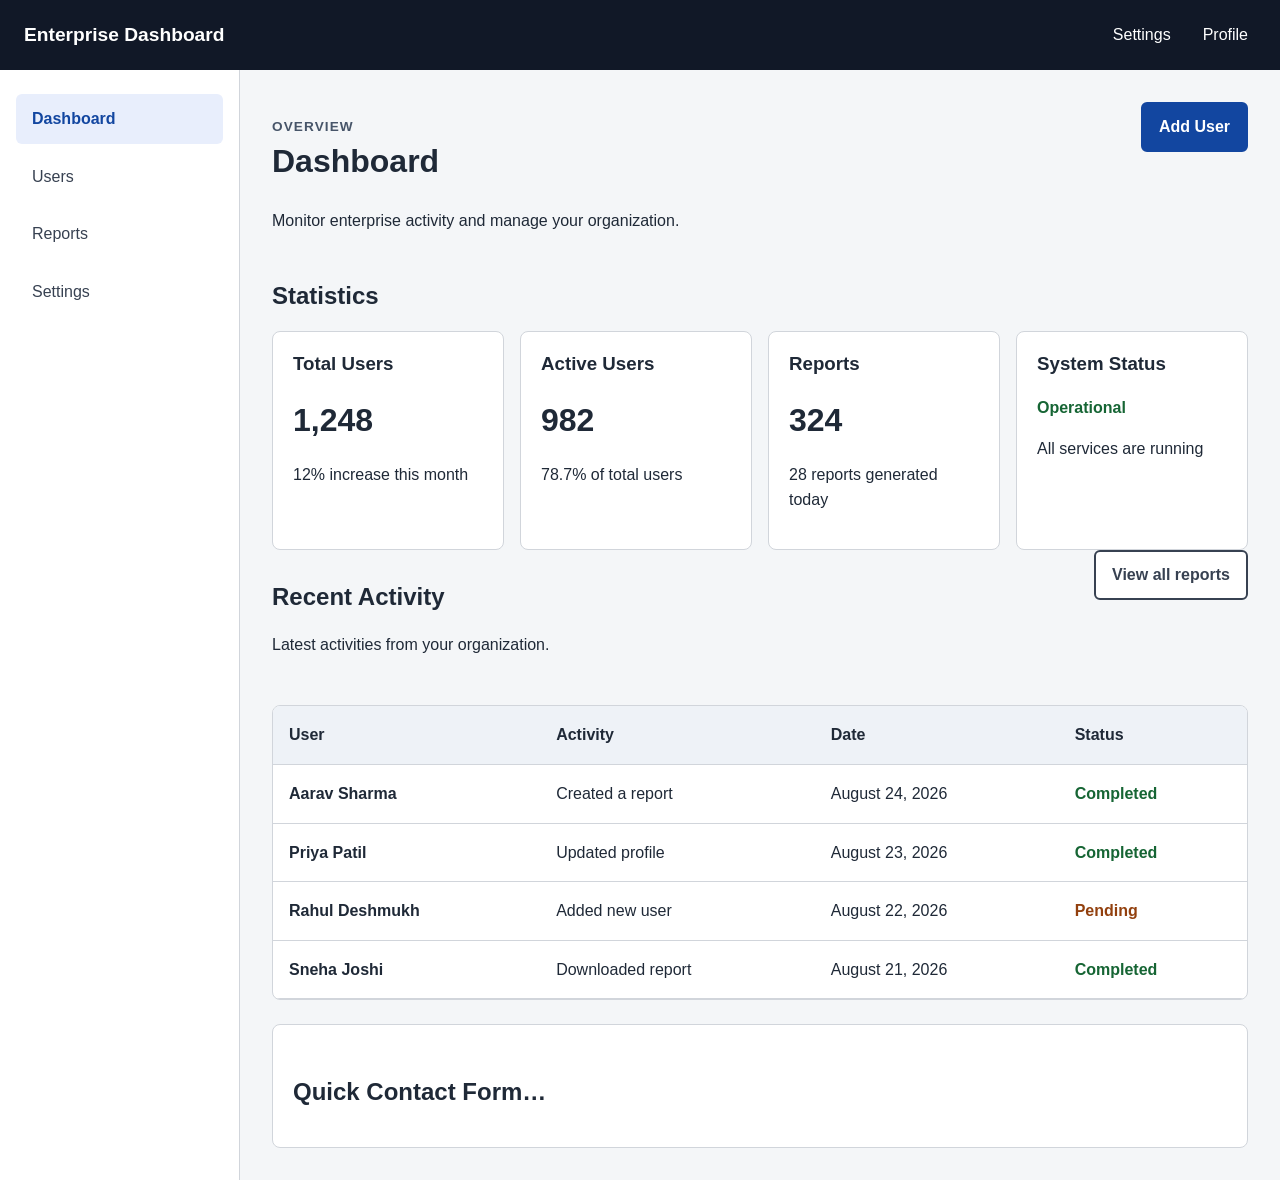
<file: index.html>
<!DOCTYPE html>
<html lang="en">
<head>
    <meta charset="UTF-8">
    <meta name="viewport" content="width=device-width, initial-scale=1.0">
    <meta name="description" content="Accessible enterprise dashboard">
    <title>Enterprise Dashboard</title>
    <link rel="stylesheet" href="css/styles.css">
</head>

<body>

<a class="skip-link" href="#main-content">Skip to main content</a>

<header class="site-header">
    <div class="header-left">
        <button
            type="button"
            class="menu-button"
            id="menuButton"
            aria-label="Open navigation menu"
            aria-expanded="false"
            aria-controls="sidebar">
            ☰
        </button>

        <a href="index.html" class="logo" aria-label="Enterprise Dashboard home">
            Enterprise Dashboard
        </a>
    </div>

    <nav aria-label="User navigation">
        <ul class="header-nav">
            <li>
                <a href="pages/settings.html">Settings</a>
            </li>
            <li>
                <button type="button" id="profileButton" aria-label="Open profile menu">
                    Profile
                </button>
            </li>
        </ul>
    </nav>
</header>

<div class="dashboard-layout">

    <aside class="sidebar" id="sidebar" aria-label="Dashboard navigation">

        <nav aria-label="Primary navigation">
            <h2 class="visually-hidden">Primary navigation</h2>

            <ul class="sidebar-menu">
                <li>
                    <a href="index.html" class="active" aria-current="page">
                        Dashboard
                    </a>
                </li>

                <li>
                    <a href="pages/users.html">
                        Users
                    </a>
                </li>

                <li>
                    <a href="pages/reports.html">
                        Reports
                    </a>
                </li>

                <li>
                    <a href="pages/settings.html">
                        Settings
                    </a>
                </li>
            </ul>
        </nav>

    </aside>

    <main id="main-content" class="main-content">

        <section aria-labelledby="dashboard-title">

            <div class="page-heading">
                <div>
                    <p class="eyebrow">Overview</p>
                    <h1 id="dashboard-title">Dashboard</h1>
                    <p>Monitor enterprise activity and manage your organization.</p>
                </div>

                <button type="button" class="primary-button" id="openModalButton">
                    Add User
                </button>
            </div>

        </section>

        <section aria-labelledby="statistics-title">

            <h2 id="statistics-title">Statistics</h2>

            <div class="statistics-grid">

                <article class="stat-card">
                    <h3>Total Users</h3>
                    <p class="stat-number">1,248</p>
                    <p>12% increase this month</p>
                </article>

                <article class="stat-card">
                    <h3>Active Users</h3>
                    <p class="stat-number">982</p>
                    <p>78.7% of total users</p>
                </article>

                <article class="stat-card">
                    <h3>Reports</h3>
                    <p class="stat-number">324</p>
                    <p>28 reports generated today</p>
                </article>

                <article class="stat-card">
                    <h3>System Status</h3>
                    <p class="status-success">Operational</p>
                    <p>All services are running</p>
                </article>

            </div>

        </section>

        <section aria-labelledby="activity-title">

            <div class="section-heading">
                <div>
                    <h2 id="activity-title">Recent Activity</h2>
                    <p>Latest activities from your organization.</p>
                </div>

                <a href="pages/reports.html" class="secondary-button">
                    View all reports
                </a>
            </div>

            <div class="table-container">

                <table>
                    <caption class="visually-hidden">
                        Recent enterprise user activity
                    </caption>

                    <thead>
                        <tr>
                            <th scope="col">User</th>
                            <th scope="col">Activity</th>
                            <th scope="col">Date</th>
                            <th scope="col">Status</th>
                        </tr>
                    </thead>

                    <tbody>
                        <tr>
                            <th scope="row">Aarav Sharma</th>
                            <td>Created a report</td>
                            <td>
                                <time datetime="2026-08-24">August 24, 2026</time>
                            </td>
                            <td>
                                <span class="status-success">Completed</span>
                            </td>
                        </tr>

                        <tr>
                            <th scope="row">Priya Patil</th>
                            <td>Updated profile</td>
                            <td>
                                <time datetime="2026-08-23">August 23, 2026</time>
                            </td>
                            <td>
                                <span class="status-success">Completed</span>
                            </td>
                        </tr>

                        <tr>
                            <th scope="row">Rahul Deshmukh</th>
                            <td>Added new user</td>
                            <td>
                                <time datetime="2026-08-22">August 22, 2026</time>
                            </td>
                            <td>
                                <span class="status-warning">Pending</span>
                            </td>
                        </tr>

                        <tr>
                            <th scope="row">Sneha Joshi</th>
                            <td>Downloaded report</td>
                            <td>
                                <time datetime="2026-08-21">August 21, 2026</time>
                            </td>
                            <td>
                                <span class="status-success">Completed</span>
                            </td>
                        </tr>
                    </tbody>

                </table>

            </div>

        </section>

        <section aria-labelledby="quick-form-title">

            <article class="form-card">

                <h2 id="quick-form-title">Quick Contact Form…
</file>
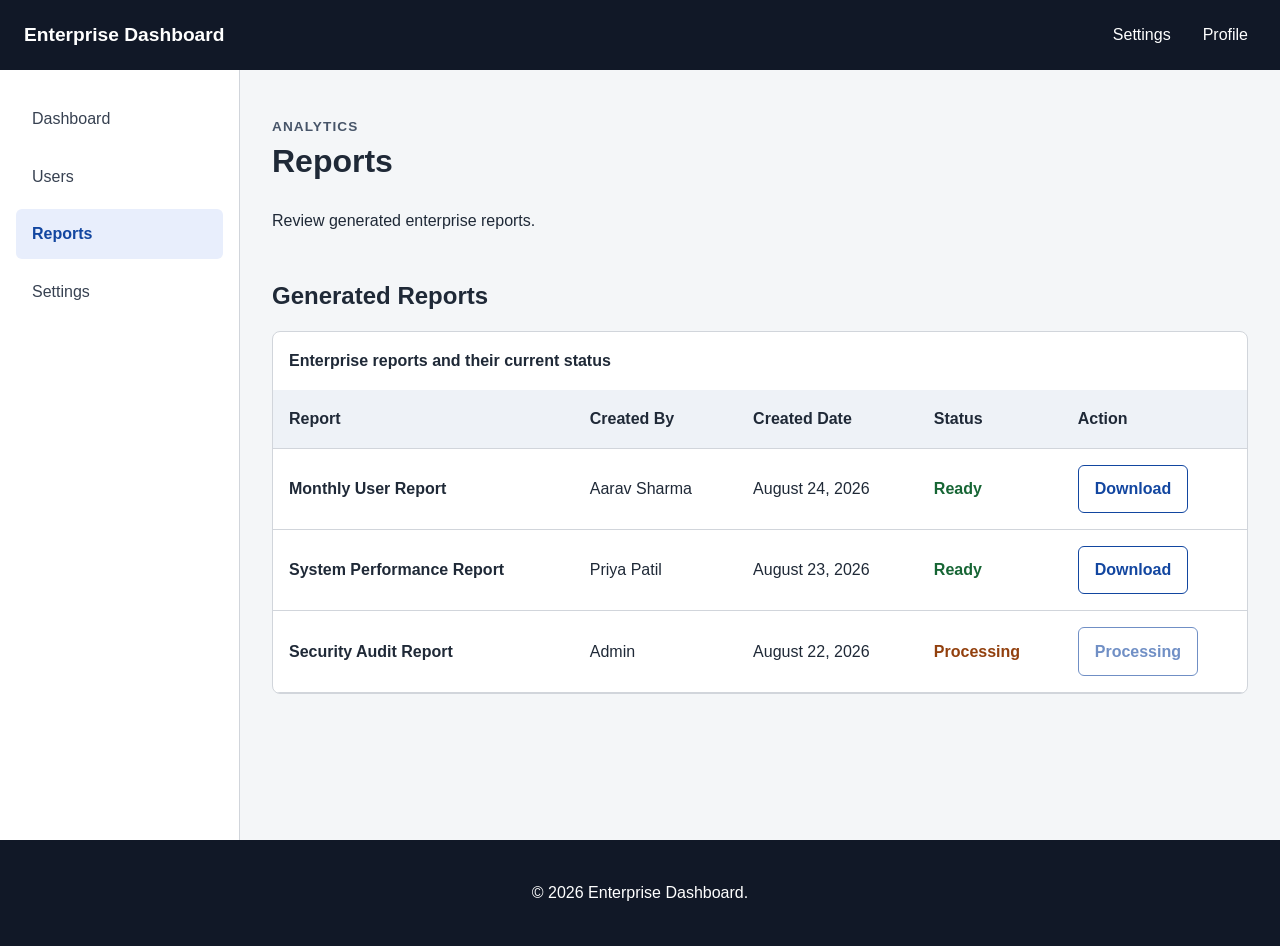
<file: pages/reports.html>
<!DOCTYPE html>
<html lang="en">
<head>
    <meta charset="UTF-8">
    <meta name="viewport" content="width=device-width, initial-scale=1.0">
    <meta name="description" content="Enterprise dashboard reports">
    <title>Reports - Enterprise Dashboard</title>
    <link rel="stylesheet" href="../css/styles.css">
</head>

<body>

<a class="skip-link" href="#main-content">Skip to main content</a>

<header class="site-header">

    <div class="header-left">

        <button
            type="button"
            class="menu-button"
            id="menuButton"
            aria-label="Open navigation menu"
            aria-expanded="false"
            aria-controls="sidebar">
            ☰
        </button>

        <a href="../index.html" class="logo">
            Enterprise Dashboard
        </a>

    </div>

    <nav aria-label="User navigation">

        <ul class="header-nav">

            <li>
                <a href="settings.html">Settings</a>
            </li>

            <li>
                <button type="button" aria-label="Open profile menu">
                    Profile
                </button>
            </li>

        </ul>

    </nav>

</header>

<div class="dashboard-layout">

    <aside class="sidebar" id="sidebar" aria-label="Dashboard navigation">

        <nav aria-label="Primary navigation">

            <h2 class="visually-hidden">Primary navigation</h2>

            <ul class="sidebar-menu">

                <li>
                    <a href="../index.html">Dashboard</a>
                </li>

                <li>
                    <a href="users.html">Users</a>
                </li>

                <li>
                    <a href="reports.html" class="active" aria-current="page">
                        Reports
                    </a>
                </li>

                <li>
                    <a href="settings.html">Settings</a>
                </li>

            </ul>

        </nav>

    </aside>

    <main id="main-content" class="main-content">

        <section aria-labelledby="reports-title">

            <div class="page-heading">

                <div>
                    <p class="eyebrow">Analytics</p>
                    <h1 id="reports-title">Reports</h1>
                    <p>Review generated enterprise reports.</p>
                </div>

            </div>

        </section>

        <section aria-labelledby="reports-table-title">

            <h2 id="reports-table-title">Generated Reports</h2>

            <div class="table-container">

                <table>

                    <caption>
                        Enterprise reports and their current status
                    </caption>

                    <thead>

                        <tr>
                            <th scope="col">Report</th>
                            <th scope="col">Created By</th>
                            <th scope="col">Created Date</th>
                            <th scope="col">Status</th>
                            <th scope="col">Action</th>
                        </tr>

                    </thead>

                    <tbody>

                        <tr>
                            <th scope="row">Monthly User Report</th>
                            <td>Aarav Sharma</td>
                            <td>
                                <time datetime="2026-08-24">
                                    August 24, 2026
                                </time>
                            </td>
                            <td>
                                <span class="status-success">Ready</span>
                            </td>
                            <td>
                                <button
                                    type="button"
                                    class="table-button"
                                    aria-label="Download Monthly User Report">
                                    Download
                                </button>
                            </td>
                        </tr>

                        <tr>
                            <th scope="row">System Performance Report</th>
                            <td>Priya Patil</td>
                            <td>
                                <time datetime="2026-08-23">
                                    August 23, 2026
                                </time>
                            </td>
                            <td>
                                <span class="status-success">Ready</span>
                            </td>
                            <td>
                                <button
                                    type="button"
                                    class="table-button"
                                    aria-label="Download System Performance Report">
                                    Download
                                </button>
                            </td>
                        </tr>

                        <tr>
                            <th scope="row">Security Audit Report</th>
                            <td>Admin</td>
                            <td>
                                <time datetime="2026-08-22">
                                    August 22, 2026
                                </time>
                            </td>
                            <td>
                                <span class="status-warning">Processing</span>
                            </td>
                            <td>
                                <button
                                    type="button"
                                    class="table-button"
                                    disabled
                                    aria-label="Security Audit Report is not ready">
                                    Processing
                                </button>
                            </td>
                        </tr>

                    </tbody>

                </table>

            </div>

        </section>

    </main>

</div>

<footer class="site-footer">
    <p>&copy; 2026 Enterprise Dashboard.</p>
</footer>

<script src="../js/app.js"></script>

</body>
</html>
</file>
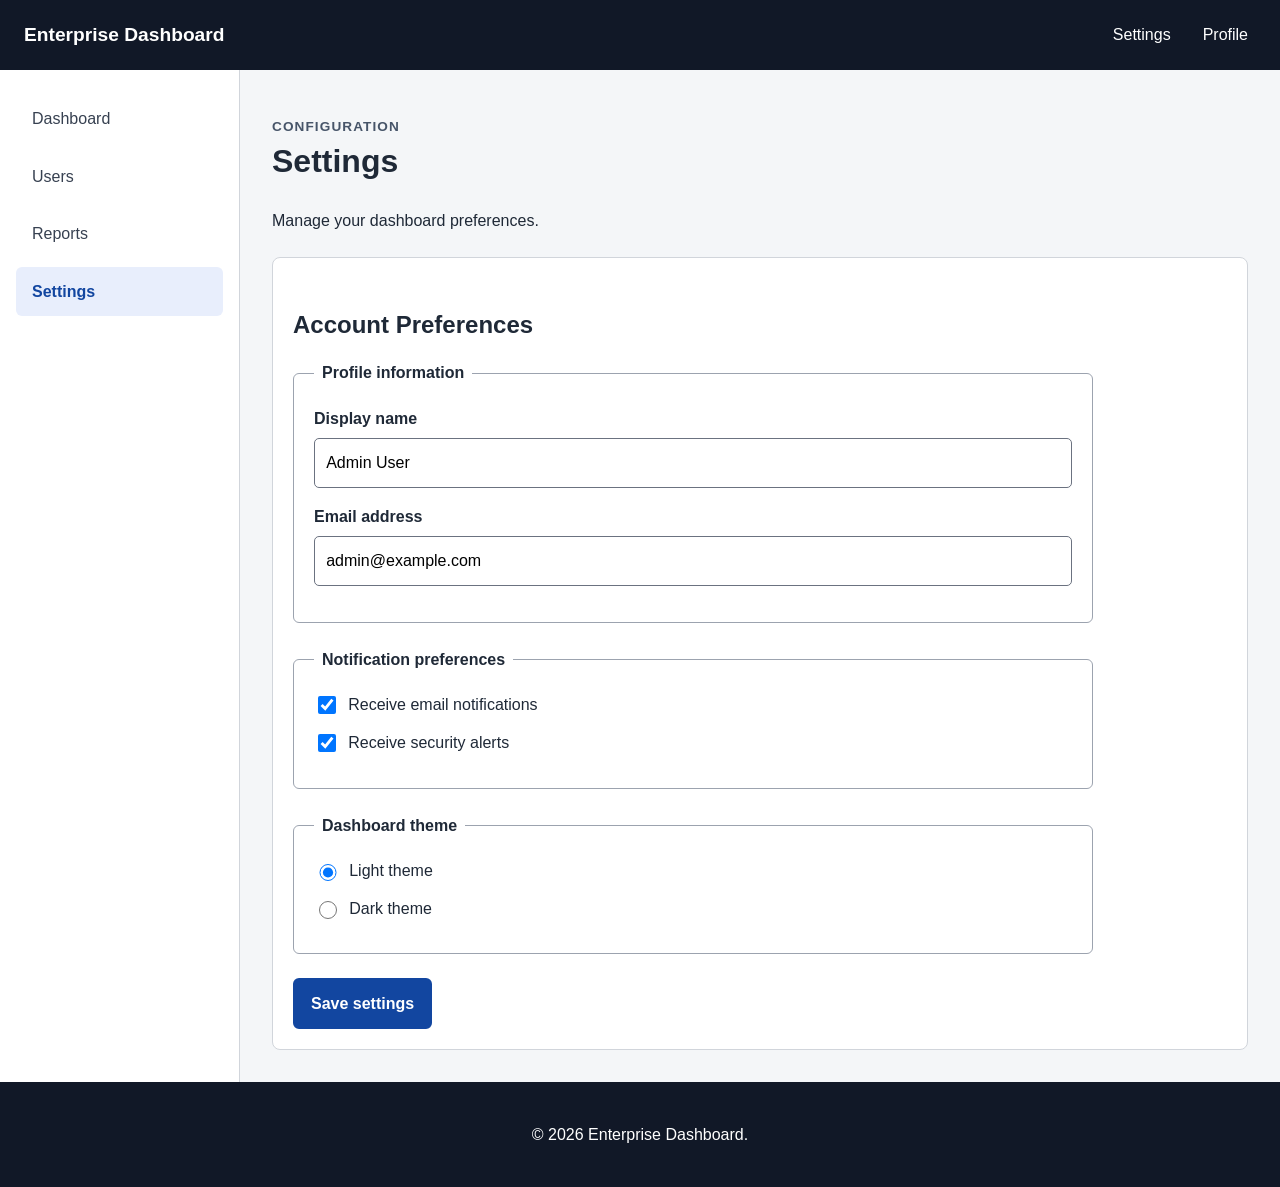
<file: pages/settings.html>
<!DOCTYPE html>
<html lang="en">
<head>
    <meta charset="UTF-8">
    <meta name="viewport" content="width=device-width, initial-scale=1.0">
    <meta name="description" content="Enterprise dashboard settings">
    <title>Settings - Enterprise Dashboard</title>
    <link rel="stylesheet" href="../css/styles.css">
</head>

<body>

<a class="skip-link" href="#main-content">Skip to main content</a>

<header class="site-header">

    <div class="header-left">

        <button
            type="button"
            class="menu-button"
            id="menuButton"
            aria-label="Open navigation menu"
            aria-expanded="false"
            aria-controls="sidebar">
            ☰
        </button>

        <a href="../index.html" class="logo">
            Enterprise Dashboard
        </a>

    </div>

    <nav aria-label="User navigation">

        <ul class="header-nav">

            <li>
                <a href="settings.html" aria-current="page">
                    Settings
                </a>
            </li>

            <li>
                <button type="button" aria-label="Open profile menu">
                    Profile
                </button>
            </li>

        </ul>

    </nav>

</header>

<div class="dashboard-layout">

    <aside class="sidebar" id="sidebar" aria-label="Dashboard navigation">

        <nav aria-label="Primary navigation">

            <h2 class="visually-hidden">Primary navigation</h2>

            <ul class="sidebar-menu">

                <li>
                    <a href="../index.html">Dashboard</a>
                </li>

                <li>
                    <a href="users.html">Users</a>
                </li>

                <li>
                    <a href="reports.html">Reports</a>
                </li>

                <li>
                    <a href="settings.html" class="active" aria-current="page">
                        Settings
                    </a>
                </li>

            </ul>

        </nav>

    </aside>

    <main id="main-content" class="main-content">

        <section aria-labelledby="settings-title">

            <p class="eyebrow">Configuration</p>

            <h1 id="settings-title">Settings</h1>

            <p>Manage your dashboard preferences.</p>

        </section>

        <section aria-labelledby="preferences-title">

            <article class="form-card">

                <h2 id="preferences-title">Account Preferences</h2>

                <form>

                    <fieldset>

                        <legend>Profile information</legend>

                        <div class="form-group">

                            <label for="displayName">
                                Display name
                            </label>

                            <input
                                type="text"
                                id="displayName"
                                name="displayName"
                                value="Admin User"
                                autocomplete="name"
                                required>

                        </div>

                        <div class="form-group">

                            <label for="settingsEmail">
                                Email address
                            </label>

                            <input
                                type="email"
                                id="settingsEmail"
                                name="settingsEmail"
                                value="admin@example.com"
                                autocomplete="email"
                                required>

                        </div>

                    </fieldset>

                    <fieldset>

                        <legend>Notification preferences</legend>

                        <div class="checkbox-group">

                            <input
                                type="checkbox"
                                id="emailNotifications"
                                name="emailNotifications"
                                checked>

                            <label for="emailNotifications">
                                Receive email notifications
                            </label>

                        </div>

                        <div class="checkbox-group">

                            <input
                                type="checkbox"
                                id="securityAlerts"
                                name="securityAlerts"
                                checked>

                            <label for="securityAlerts">
                                Receive security alerts
                            </label>

                        </div>

                    </fieldset>

                    <fieldset>

                        <legend>Dashboard theme</legend>

                        <div class="radio-group">

                            <input
                                type="radio"
                                id="lightTheme"
                                name="theme"
                                value="light"
                                checked>

                            <label for="lightTheme">
                                Light theme
                            </label>

                        </div>

                        <div class="radio-group">

                            <input
                                type="radio"
                                id="darkTheme"
                                name="theme"
                                value="dark">

                            <label for="darkTheme">
                                Dark theme
                            </label>

                        </div>

                    </fieldset>

                    <button type="submit" class="primary-button">
                        Save settings
                    </button>

                </form>

            </article>

        </section>

    </main>

</div>

<footer class="site-footer">
    <p>&copy; 2026 Enterprise Dashboard.</p>
</footer>

<script src="../js/app.js"></script>

</body>
</html>
</file>
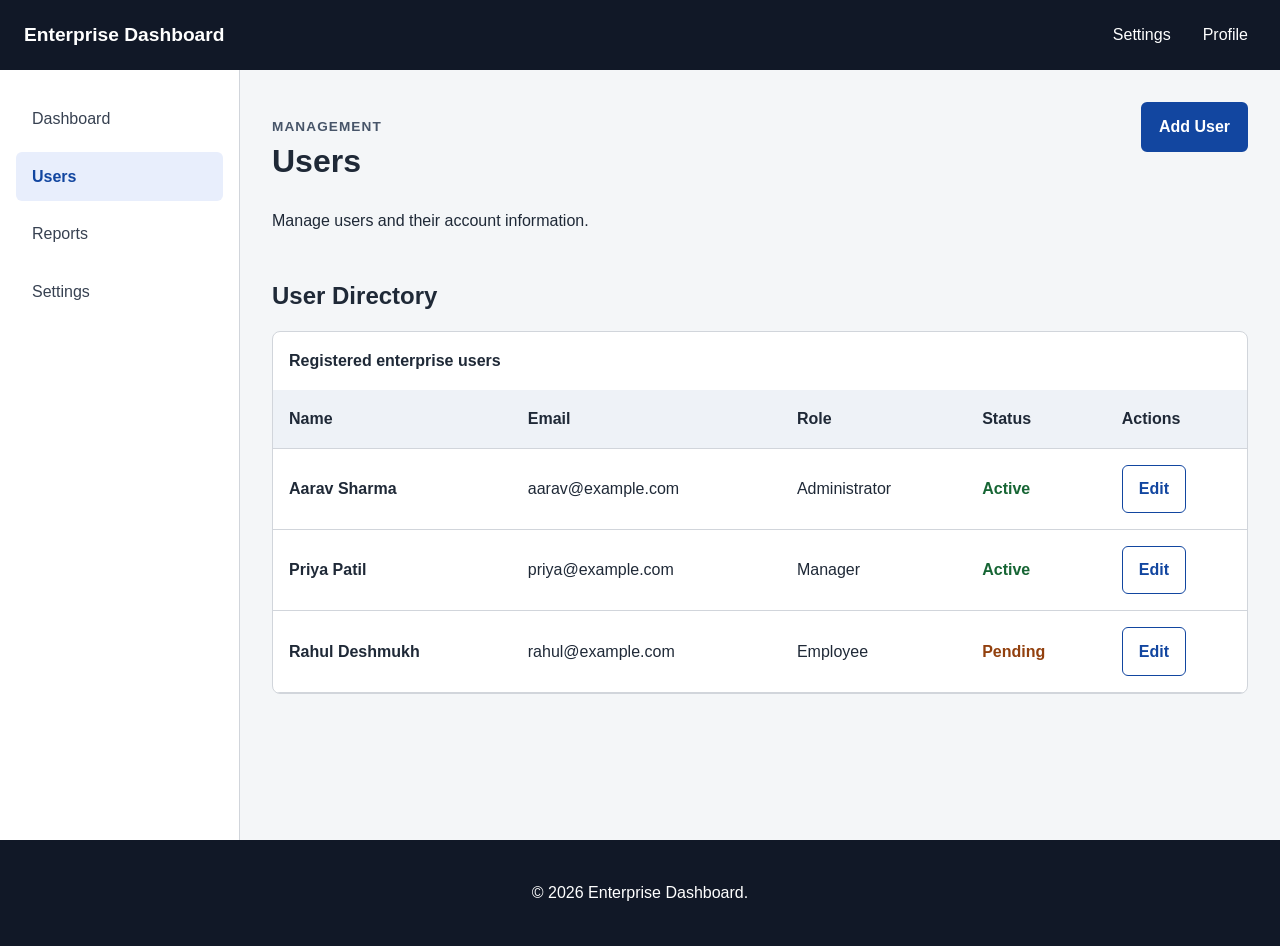
<file: pages/users.html>
<!DOCTYPE html>
<html lang="en">
<head>
    <meta charset="UTF-8">
    <meta name="viewport" content="width=device-width, initial-scale=1.0">
    <meta name="description" content="Enterprise dashboard users">
    <title>Users - Enterprise Dashboard</title>
    <link rel="stylesheet" href="../css/styles.css">
</head>

<body>

<a class="skip-link" href="#main-content">Skip to main content</a>

<header class="site-header">

    <div class="header-left">

        <button
            type="button"
            class="menu-button"
            id="menuButton"
            aria-label="Open navigation menu"
            aria-expanded="false"
            aria-controls="sidebar">
            ☰
        </button>

        <a href="../index.html" class="logo">
            Enterprise Dashboard
        </a>

    </div>

    <nav aria-label="User navigation">
        <ul class="header-nav">
            <li>
                <a href="settings.html">Settings</a>
            </li>
            <li>
                <button type="button" aria-label="Open profile menu">
                    Profile
                </button>
            </li>
        </ul>
    </nav>

</header>

<div class="dashboard-layout">

    <aside class="sidebar" id="sidebar" aria-label="Dashboard navigation">

        <nav aria-label="Primary navigation">

            <h2 class="visually-hidden">Primary navigation</h2>

            <ul class="sidebar-menu">

                <li>
                    <a href="../index.html">Dashboard</a>
                </li>

                <li>
                    <a href="users.html" class="active" aria-current="page">
                        Users
                    </a>
                </li>

                <li>
                    <a href="reports.html">Reports</a>
                </li>

                <li>
                    <a href="settings.html">Settings</a>
                </li>

            </ul>

        </nav>

    </aside>

    <main id="main-content" class="main-content">

        <section aria-labelledby="users-title">

            <div class="page-heading">

                <div>
                    <p class="eyebrow">Management</p>
                    <h1 id="users-title">Users</h1>
                    <p>Manage users and their account information.</p>
                </div>

                <button type="button" class="primary-button">
                    Add User
                </button>

            </div>

        </section>

        <section aria-labelledby="user-table-title">

            <h2 id="user-table-title">User Directory</h2>

            <div class="table-container">

                <table>

                    <caption>
                        Registered enterprise users
                    </caption>

                    <thead>
                        <tr>
                            <th scope="col">Name</th>
                            <th scope="col">Email</th>
                            <th scope="col">Role</th>
                            <th scope="col">Status</th>
                            <th scope="col">Actions</th>
                        </tr>
                    </thead>

                    <tbody>

                        <tr>
                            <th scope="row">Aarav Sharma</th>
                            <td>aarav@example.com</td>
                            <td>Administrator</td>
                            <td>
                                <span class="status-success">Active</span>
                            </td>
                            <td>
                                <button
                                    type="button"
                                    class="table-button"
                                    aria-label="Edit Aarav Sharma">
                                    Edit
                                </button>
                            </td>
                        </tr>

                        <tr>
                            <th scope="row">Priya Patil</th>
                            <td>priya@example.com</td>
                            <td>Manager</td>
                            <td>
                                <span class="status-success">Active</span>
                            </td>
                            <td>
                                <button
                                    type="button"
                                    class="table-button"
                                    aria-label="Edit Priya Patil">
                                    Edit
                                </button>
                            </td>
                        </tr>

                        <tr>
                            <th scope="row">Rahul Deshmukh</th>
                            <td>rahul@example.com</td>
                            <td>Employee</td>
                            <td>
                                <span class="status-warning">Pending</span>
                            </td>
                            <td>
                                <button
                                    type="button"
                                    class="table-button"
                                    aria-label="Edit Rahul Deshmukh">
                                    Edit
                                </button>
                            </td>
                        </tr>

                    </tbody>

                </table>

            </div>

        </section>

    </main>

</div>

<footer class="site-footer">
    <p>&copy; 2026 Enterprise Dashboard.</p>
</footer>

<script src="../js/app.js"></script>

</body>
</html>
</file>
<file: css/styles.css>
* {
    box-sizing: border-box;
}

html {
    scroll-behavior: smooth;
}

body {
    margin: 0;
    font-family: Arial, Helvetica, sans-serif;
    line-height: 1.6;
    color: #1f2937;
    background: #f4f6f8;
}

a {
    color: #155eef;
}

a:focus,
button:focus,
input:focus,
textarea:focus,
select:focus {
    outline: 3px solid #f59e0b;
    outline-offset: 2px;
}

button,
input,
textarea,
select {
    font: inherit;
}

button {
    cursor: pointer;
}

.skip-link {
    position: absolute;
    left: 1rem;
    top: -100px;
    z-index: 2000;
    padding: 0.75rem 1rem;
    background: #111827;
    color: #ffffff;
    text-decoration: none;
}

.skip-link:focus {
    top: 1rem;
}

.visually-hidden {
    position: absolute;
    width: 1px;
    height: 1px;
    padding: 0;
    margin: -1px;
    overflow: hidden;
    clip: rect(0, 0, 0, 0);
    white-space: nowrap;
    border: 0;
}

.site-header {
    min-height: 70px;
    display: flex;
    align-items: center;
    justify-content: space-between;
    gap: 1rem;
    padding: 0.75rem 1.5rem;
    background: #111827;
    color: #ffffff;
}

.header-left {
    display: flex;
    align-items: center;
    gap: 1rem;
}

.logo {
    color: #ffffff;
    font-weight: 700;
    font-size: 1.2rem;
    text-decoration: none;
}

.menu-button {
    display: none;
    border: 1px solid #ffffff;
    background: transparent;
    color: #ffffff;
    padding: 0.4rem 0.7rem;
    border-radius: 4px;
}

.header-nav {
    display: flex;
    align-items: center;
    gap: 1rem;
    margin: 0;
    padding: 0;
    list-style: none;
}

.header-nav a,
.header-nav button {
    color: #ffffff;
    background: transparent;
    border: 0;
    text-decoration: none;
    padding: 0.5rem;
}

.dashboard-layout {
    display: grid;
    grid-template-columns: 240px 1fr;
    min-height: calc(100vh - 130px);
}

.sidebar {
    background: #ffffff;
    border-right: 1px solid #d1d5db;
    padding: 1.5rem 1rem;
}

.sidebar-menu {
    margin: 0;
    padding: 0;
    list-style: none;
}

.sidebar-menu li {
    margin-bottom: 0.5rem;
}

.sidebar-menu a {
    display: block;
    padding: 0.75rem 1rem;
    color: #374151;
    text-decoration: none;
    border-radius: 6px;
}

.sidebar-menu a:hover,
.sidebar-menu a.active {
    background: #e8eefc;
    color: #1246a0;
    font-weight: 700;
}

.main-content {
    width: 100%;
    max-width: 1400px;
    padding: 2rem;
    margin: 0 auto;
}

.page-heading,
.section-heading {
    display: flex;
    align-items: flex-start;
    justify-content: space-between;
    gap: 1rem;
    margin-bottom: 2rem;
}

.eyebrow {
    margin-bottom: 0.25rem;
    color: #475569;
    font-size: 0.85rem;
    font-weight: 700;
    text-transform: uppercase;
    letter-spacing: 0.08em;
}

h1,
h2,
h3 {
    line-height: 1.25;
}

h1 {
    margin-top: 0;
    font-size: 2rem;
}

h2 {
    margin-top: 2rem;
}

.statistics-grid {
    display: grid;
    grid-template-columns: repeat(4, 1fr);
    gap: 1rem;
}

.stat-card,
.form-card {
    background: #ffffff;
    border: 1px solid #d1d5db;
    border-radius: 8px;
    padding: 1.25rem;
}

.stat-card h3 {
    margin-top: 0;
}

.stat-number {
    margin: 0.5rem 0;
    font-size: 2rem;
    font-weight: 700;
}

.status-success {
    color: #166534;
    font-weight: 700;
}

.status-warning {
    color: #92400e;
    font-weight: 700;
}

.primary-button,
.secondary-button,
.table-button {
    display: inline-block;
    padding: 0.65rem 1rem;
    border-radius: 6px;
    text-decoration: none;
    font-weight: 700;
}

.primary-button {
    border: 2px solid #1246a0;
    background: #1246a0;
    color: #ffffff;
}

.secondary-button {
    border: 2px solid #374151;
    background: #ffffff;
    color: #374151;
}

.table-button {
    border: 1px solid #1246a0;
    background: #ffffff;
    color: #1246a0;
}

button:disabled {
    cursor: not-allowed;
    opacity: 0.6;
}

.table-container {
    overflow-x: auto;
    margin-top: 1rem;
    background: #ffffff;
    border: 1px solid #d1d5db;
    border-radius: 8px;
}

table {
    width: 100%;
    border-collapse: collapse;
    min-width: 700px;
}

caption {
    padding: 1rem;
    text-align: left;
    font-weight: 700;
}

th,
td {
    padding: 1rem;
    text-align: left;
    border-bottom: 1px solid #d1d5db;
}

thead {
    background: #eef2f7;
}

th {
    font-weight: 700;
}

.form-card {
    margin-top: 1.5rem;
}

form {
    max-width: 800px;
}

fieldset {
    margin: 0 0 1.5rem;
    padding: 1.25rem;
    border: 1px solid #9ca3af;
    border-radius: 6px;
}

legend {
    padding: 0 0.5rem;
    font-weight: 700;
}

.form-group {
    margin-bottom: 1rem;
}

.form-group label {
    display: block;
    margin-bottom: 0.4rem;
    font-weight: 700;
}

input[type="text"],
input[type="email"],
textarea,
select {
    width: 100%;
    padding: 0.7rem;
    border: 1px solid #6b7280;
    border-radius: 5px;
    background: #ffffff;
}

textarea {
    resize: vertical;
}

small {
    display: block;
    margin-top: 0.35rem;
    color: #4b5563;
}

.checkbox-group,
.radio-group {
    display: flex;
    align-items: center;
    gap: 0.6rem;
    margin-bottom: 0.75rem;
}

.checkbox-group input,
.radio-group input {
    width: 1.1rem;
    height: 1.1rem;
}

.form-status {
    font-weight: 700;
}

.site-footer {
    padding: 1.5rem;
    text-align: center;
    background: #111827;
    color: #ffffff;
}

.modal-overlay {
    position: fixed;
    inset: 0;
    z-index: 1000;
    display: grid;
    place-items: center;
    padding: 1rem;
    background: rgba(0, 0, 0, 0.65);
}

.modal {
    position: relative;
    width: min(600px, 100%);
    max-height: 90vh;
    overflow-y: auto;
    padding: 2rem;
    background: #ffffff;
    border-radius: 8px;
    box-shadow: 0 20px 50px rgba(0, 0, 0, 0.3);
}

.modal-close {
    position: absolute;
    top: 1rem;
    right: 1rem;
    width: 40px;
    height: 40px;
    border: 1px solid #374151;
    border-radius: 50%;
    background: #ffffff;
    color: #111827;
    font-size: 1.5rem;
}

.modal-actions {
    display: flex;
    justify-content: flex-end;
    gap: 0.75rem;
}

@media (max-width: 900px) {

    .statistics-grid {
        grid-template-columns: repeat(2, 1fr);
    }

    .dashboard-layout {
        grid-template-columns: 200px 1fr;
    }
}

@media (max-width: 700px) {

    .menu-button {
        display: block;
    }

    .dashboard-layout {
        display: block;
    }

    .sidebar {
        display: none;
        border-right: 0;
        border-bottom: 1px solid #d1d5db;
    }

    .sidebar.open {
        display: block;
    }

    .header-nav {
        display: none;
    }

    .main-content {
        padding: 1rem;
    }

    .page-heading,
    .section-heading {
        flex-direction: column;
    }

    .statistics-grid {
        grid-template-columns: 1fr;
    }
}

@media (prefers-reduced-motion: reduce) {

    html {
        scroll-behavior: auto;
    }
}
</file>
